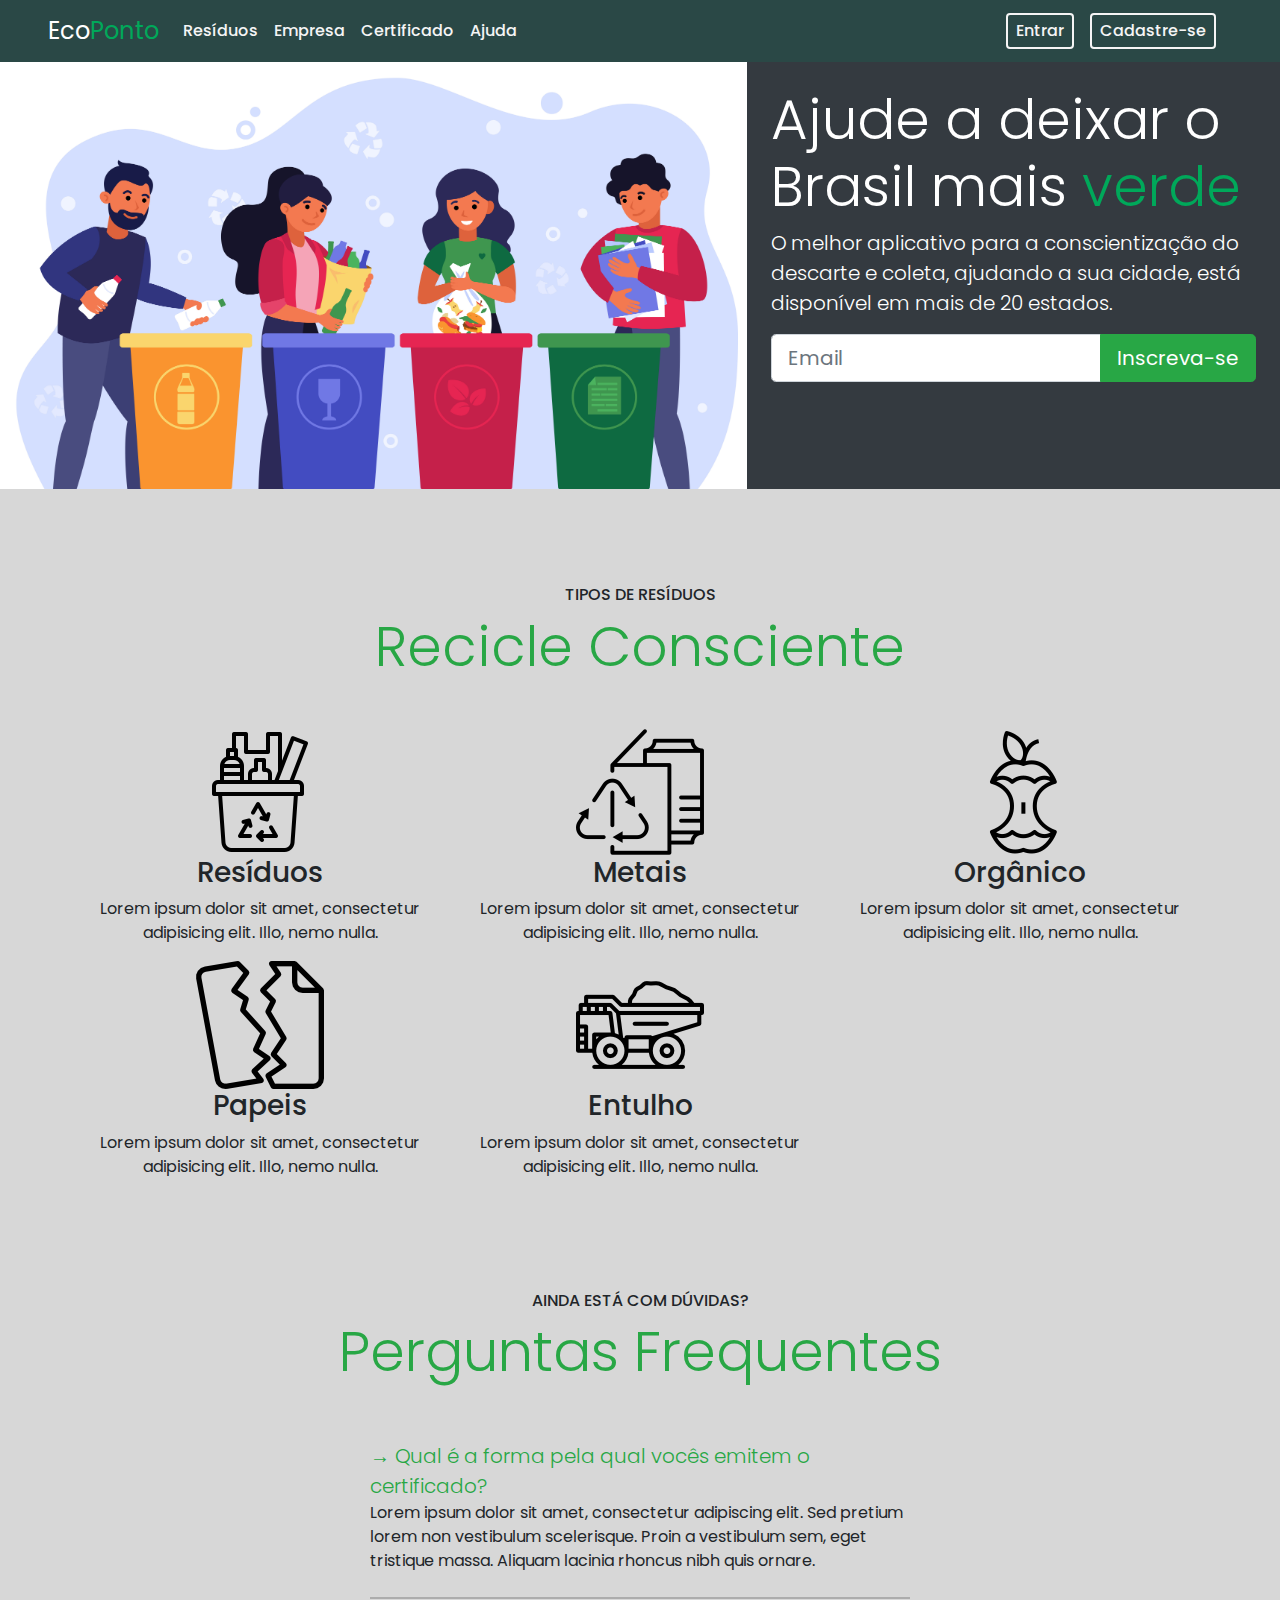
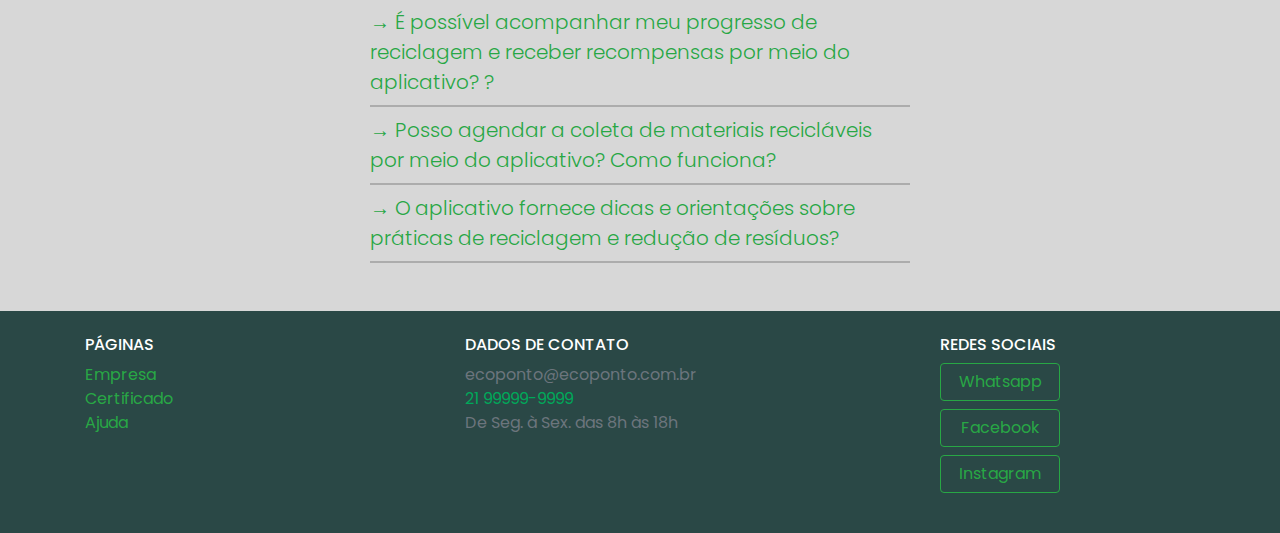
<file: index.html>
<!DOCTYPE html>
<html lang="pt-br">

<head>
  <!-- Meta tags Obrigatórias -->
  <meta charset="utf-8">
  <meta name="viewport" content="width=device-width, initial-scale=1, shrink-to-fit=no">

  <!-- Bootstrap CSS -->
  <link rel="stylesheet" href="./css/bootstrap.min.css">

  <!-- MEU CSS -->
  <link rel="stylesheet" href="./css/style.css">
  <title>Eco Ponto</title>
</head>

<body>

  <!-- Modal -->
  <div class="modal fade" id="modalLogin" tabindex="-1" role="dialog" aria-labelledby="modalLoginTitulo" aria-hidden="true">
    <div class="modal-dialog " role="document">
      <div class="modal-content">
        <div class="modal-header">
          <h5 class="modal-title cor-ponto" id="modalLoginTitulo">Entre na Sua Conta</h5>
          <button type="button" class="close" data-dismiss="modal" aria-label="Close">
            <span aria-hidden="true">&times;</span>
          </button>
        </div>
        <div class="modal-body">
          <form>
            <div class="form-group">
              <label for="loginEmail" class="cor-ponto">Email</label>
              <input type="email" class="form-control" id="loginEmail">
            </div>
            <div class="form-group">
              <label for="loginSenha" class="cor-ponto">Senha</label>
              <input type="password" class="form-control" id="loginSenha">
            </div>
            <button type="submit" class="btn btn-success">Entrar na Conta</button>
            <small class="form-text text-muted">Esqueceu a senha? <a href="#" class="cor-ponto">Clique aqui</a>.</small>
          </form>
        </div>
      </div>
    </div>
  </div>
  <!-- fim Modal -->
  <nav class="navbar navbar-expand-md navbar-dark  col-12 fixed-top px-5">
    <a href="index.html" class="navbar-brand logo">
      Eco<span class="cor-ponto">Ponto</span>
    </a>

    <button class="navbar-toggler" type="button" data-toggle="collapse" data-target="#conteudoNavbarSuportado" aria-controls="conteudoNavbarSuportado" aria-expanded="false" aria-label="Alterna navegação">
      <span class="navbar-toggler-icon"></span>
    </button>

    <div class="collapse navbar-collapse" id="conteudoNavbarSuportado">
      <ul class="navbar-nav mr-auto">
        <li class="nav-item active">
          <a class="nav-link btn-link"" href=" #residuos">Resíduos <span class="sr-only">(página atual)</span></a>
        </li>
        <li class="nav-item">
          <a class="nav-link btn-link" href="#">Empresa</a>
        </li>
        <li class="nav-item">
          <a class="nav-link btn-link"" href=" #">Certificado</a>
        </li>
        <li class="nav-item">
          <a class="nav-link btn-link"" href=" #">Ajuda</a>
        </li>


      </ul>
      <ul class=" navbar-nav   btn-header">
        <li class="nav-item my-lg-0 my-2 mr-3"><a class="btn btn-outline-success px-2 py-1 nav-link  " data-toggle="modal" data-target="#modalLogin">Entrar</a></li>
        <li class="nav-item my-lg-0 my-2 mr-3"><a class="btn btn-outline-success px-2 py-1 btn-header2 nav-link  " type="submit" href="./cadastro.html">Cadastre-se</a></li>
      </ul>
    </div>
  </nav>
  <section class="container-fluid">
    <div class="row bg-dark">
      <div class="col-lg-7 p-0">
        <img src="./img/9652124_7934.jpg" class="img-fluid" alt="Imagem responsiva">
      </div>
      <div class="col-lg-5  texto text-white p-4">
        <h1 class="display-4">Ajude a deixar o Brasil mais <span class="cor-ponto">verde</span></h1>
        <p class="lead">O melhor aplicativo para a conscientização do descarte e coleta, ajudando a sua cidade, está disponível em mais de 20 estados.</p>
        <form action="">
          <div class="input-group input-group-lg">
            <input type="text" class="form-control" placeholder="Email" aria-label="Email">
            <span class="input-group-append">
              <button class="btn btn-lg  btn-success" type="button">Inscreva-se</button>
            </span>
          </div>
        </form>
      </div>
    </div>
  </section>
  <section class="py-5 bg-ligth text-center">
    <div class="container">
      <div class="my-5">
        <span class="h6 d-block ">TIPOS DE RESÍDUOS</span>
        <h2 class="display-4 text-success" id="residuos">Recicle Consciente</h2>
      </div>

      <div class="row">
        <div class="col-xl-4 col-md-6">
          <img src="./img/reciclar.png" alt="Resíduos">
          <h3>Resíduos</h3>
          <p>Lorem ipsum dolor sit amet, consectetur adipisicing elit. Illo, nemo nulla.</p>
        </div>
        <div class="col-xl-4 col-md-6">
          <img src="./img/reciclagem-de-metais.png" alt="reciclagem-de-metais">
          <h3>Metais</h3>
          <p>Lorem ipsum dolor sit amet, consectetur adipisicing elit. Illo, nemo nulla.</p>
        </div>
        <div class="col-xl-4 col-md-6">
          <img src="./img/maca.png" alt="orgânicos">
          <h3>Orgânico</h3>
          <p>Lorem ipsum dolor sit amet, consectetur adipisicing elit. Illo, nemo nulla.</p>
        </div>
        <div class="col-xl-4 col-md-6">
          <img src="./img/papel.png" alt="papeis">
          <h3>Papeis</h3>
          <p>Lorem ipsum dolor sit amet, consectetur adipisicing elit. Illo, nemo nulla.</p>
        </div>
        <div class="col-xl-4 col-md-6">
          <img src="./img/dump-truck.png" alt="entulho">
          <h3>Entulho</h3>
          <p>Lorem ipsum dolor sit amet, consectetur adipisicing elit. Illo, nemo nulla.</p>
        </div>
      </div>
    </div>

  </section>
  <section class="container">
    <div class="my-5 text-center">
      <span class="h6 d-block ">AINDA ESTÁ COM DÚVIDAS?</span>
      <h2 class="display-4 text-success" id="residuos">Perguntas Frequentes</h2>
    </div>
    <div class="row justify-content-center">
      <div class="col-6" id="perguntasFrequentes" data-children=".pergunta">
        <div class="pergunta py-2">
          <a href="#pergunta1" class="text-success lead" data-toggle="collapse" aria-expanded="true" aria-controls="pergunta1">→ Qual é a forma pela qual vocês emitem o certificado?</a>
          <div id="pergunta1" class="collapse show" data-parent="#perguntasFrequentes" role="tabpanel">
            <p>Lorem ipsum dolor sit amet, consectetur adipiscing elit. Sed pretium lorem non vestibulum scelerisque. Proin a vestibulum sem, eget tristique massa. Aliquam lacinia rhoncus nibh quis ornare.</p>
          </div>
        </div>
        <div class="pergunta py-2"">
          <a href=" #pergunta2" class="text-success lead" data-toggle="collapse" aria-expanded="true" aria-controls="pergunta2">→ É possível acompanhar meu progresso de reciclagem e receber recompensas por meio do aplicativo? ?</a>
          <div id="pergunta2" class="collapse" role="tabpanel" data-parent="#perguntasFrequentes">
            <p>Lorem ipsum dolor sit amet, consectetur adipiscing elit. Sed pretium lorem non vestibulum scelerisque. Proin a vestibulum sem, eget tristique massa. Aliquam lacinia rhoncus nibh quis ornare.</p>
          </div>
        </div>
        <div class="pergunta py-2"">
          <a href=" #pergunta3" class="text-success lead" data-toggle="collapse" aria-expanded="true" aria-controls="pergunta3">→ Posso agendar a coleta de materiais recicláveis por meio do aplicativo? Como funciona? </a>
          <div id="pergunta3" class="collapse" role="tabpanel" data-parent="#perguntasFrequentes">
            <p>Lorem ipsum dolor sit amet, consectetur adipiscing elit. Sed pretium lorem non vestibulum scelerisque. Proin a vestibulum sem, eget tristique massa. Aliquam lacinia rhoncus nibh quis ornare.</p>
          </div>
        </div>
        <div class="pergunta py-2"">
          <a href=" #pergunta4" class="text-success lead" data-toggle="collapse" aria-expanded="true" aria-controls="pergunta4">→ O aplicativo fornece dicas e orientações sobre práticas de reciclagem e redução de resíduos?</a>
          <div id="pergunta4" class="collapse" role="tabpanel" data-parent="#perguntasFrequentes">
            <p>Lorem ipsum dolor sit amet, consectetur adipiscing elit. Sed pretium lorem non vestibulum scelerisque. Proin a vestibulum sem, eget tristique massa. Aliquam lacinia rhoncus nibh quis ornare.</p>
          </div>
        </div>


      </div>

    </div>
  </section>
  <footer class="text-white mt-5">
    <div class="container py-4">
      <div class="row">
        <div class="col-md-4">
          <h4 class="h6">PÁGINAS</h4>
          <ul class="list-unstyled">
            <li><a href="#" class="text-success">Empresa</a></li>
            <li><a href="#" class="text-success">Certificado</a></li>
            <li><a href="#" class="text-success">Ajuda</a></li>
          </ul>
        </div>
        <div class="col-md-5">
          <h4 class="h6">DADOS DE CONTATO</h4>
          <ul class="list-unstyled text-secondary">
            <li>ecoponto@ecoponto.com.br</li>
            <li class="cor-ponto">21 99999-9999</li>
            <li>De Seg. à Sex. das 8h às 18h</li>
          </ul>
        </div>
        <div class="col-md-3">
          <h4 class="h6">REDES SOCIAIS</h4>
          <ul class="list-unstyled">
            <li><a class="btn btn-outline-success mb-2 d-block" href="#" style="max-width: 120px;">Whatsapp</a></li>
            <li><a a class="btn btn-outline-success mb-2 d-block" href="#" style="max-width: 120px;">Facebook</a></li>
            <li><a a class="btn btn-outline-success mb-2 d-block" href="#" style="max-width: 120px;">Instagram</a></li>

          </ul>
        </div>

      </div>
    </div>
  </footer>






























  <!-- JavaScript (Opcional) -->
  <!-- jQuery primeiro, depois Popper.js, depois Bootstrap JS -->
  <script src="https://code.jquery.com/jquery-3.3.1.slim.min.js" integrity="sha384-q8i/X+965DzO0rT7abK41JStQIAqVgRVzpbzo5smXKp4YfRvH+8abtTE1Pi6jizo" crossorigin="anonymous"></script>
  <script src="https://cdnjs.cloudflare.com/ajax/libs/popper.js/1.14.3/umd/popper.min.js" integrity="sha384-ZMP7rVo3mIykV+2+9J3UJ46jBk0WLaUAdn689aCwoqbBJiSnjAK/l8WvCWPIPm49" crossorigin="anonymous"></script>
  <script src="./js/bootstrap.min.js"></script>
</body>

</html>
</file>
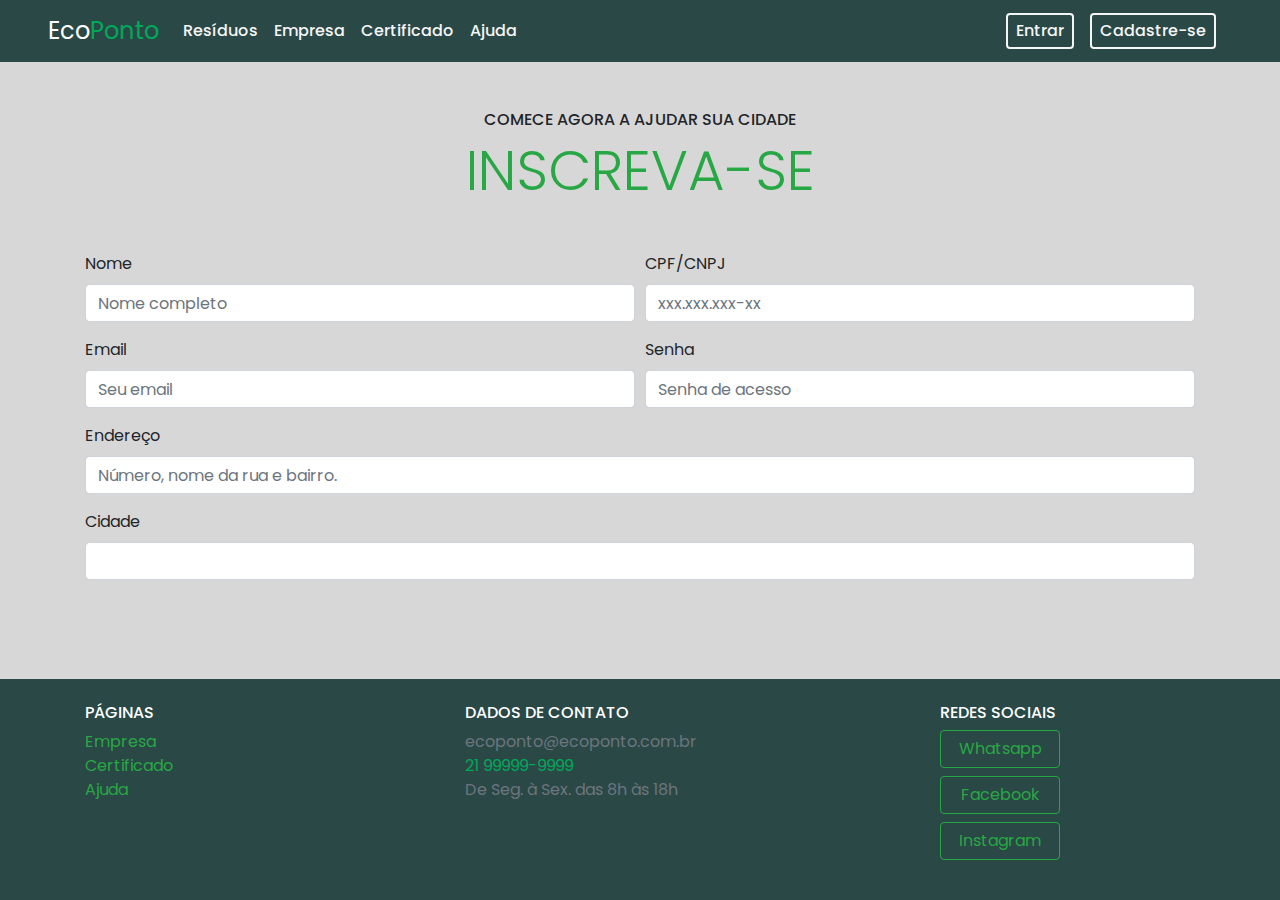
<file: cadastro.html>
<!DOCTYPE html>
<html lang="pt-br">

<head>
  <!-- Meta tags Obrigatórias -->
  <meta charset="utf-8">
  <meta name="viewport" content="width=device-width, initial-scale=1, shrink-to-fit=no">

  <!-- Bootstrap CSS -->
  <link rel="stylesheet" href="./css/bootstrap.min.css">

  <!-- MEU CSS -->
  <link rel="stylesheet" href="./css/style.css">
  <title>Cadastro</title>
</head>

<body>

  <!-- Modal -->
  <div class="modal fade" id="modalLogin" tabindex="-1" role="dialog" aria-labelledby="modalLoginTitulo" aria-hidden="true">
    <div class="modal-dialog " role="document">
      <div class="modal-content">
        <div class="modal-header">
          <h5 class="modal-title cor-ponto" id="modalLoginTitulo">Entre na Sua Conta</h5>
          <button type="button" class="close" data-dismiss="modal" aria-label="Close">
            <span aria-hidden="true">&times;</span>
          </button>
        </div>
        <div class="modal-body">
          <form>
            <div class="form-group">
              <label for="loginEmail" class="cor-ponto">Email</label>
              <input type="email" class="form-control" id="loginEmail">
            </div>
            <div class="form-group">
              <label for="loginSenha" class="cor-ponto">Senha</label>
              <input type="password" class="form-control" id="loginSenha">
            </div>
            <button type="submit" class="btn btn-success">Entrar na Conta</button>
            <small class="form-text text-muted">Esqueceu a senha? <a href="#" class="cor-ponto">Clique aqui</a>.</small>
          </form>
        </div>
      </div>
    </div>
  </div>
  <!-- fim Modal -->
  <nav class="navbar navbar-expand-md navbar-dark  col-12 fixed-top px-5">
    <a href="index.html" class="navbar-brand logo">
      Eco<span class="cor-ponto">Ponto</span>
    </a>

    <button class="navbar-toggler" type="button" data-toggle="collapse" data-target="#conteudoNavbarSuportado" aria-controls="conteudoNavbarSuportado" aria-expanded="false" aria-label="Alterna navegação">
      <span class="navbar-toggler-icon"></span>
    </button>

    <div class="collapse navbar-collapse" id="conteudoNavbarSuportado">
      <ul class="navbar-nav mr-auto">
        <li class="nav-item active">
          <a class="nav-link btn-link"" href=" #residuos">Resíduos <span class="sr-only">(página atual)</span></a>
        </li>
        <li class="nav-item">
          <a class="nav-link btn-link" href="#">Empresa</a>
        </li>
        <li class="nav-item">
          <a class="nav-link btn-link"" href=" #">Certificado</a>
        </li>
        <li class="nav-item">
          <a class="nav-link btn-link"" href=" #">Ajuda</a>
        </li>


      </ul>
      <ul class=" navbar-nav   btn-header">
        <li class="nav-item my-lg-0 my-2 mr-3"><a class="btn btn-outline-success px-2 py-1 nav-link  " data-toggle="modal" data-target="#modalLogin">Entrar</a></li>
        <li class="nav-item my-lg-0 my-2 mr-3"><a class="btn btn-outline-success px-2 py-1 btn-header2 nav-link  " type="submit">Cadastre-se</a></li>
      </ul>
    </div>
  </nav>
  <section class="container ">
    <div class="my-5 text-center">
      <span class="h6 d-block">COMECE AGORA A AJUDAR SUA CIDADE</span>
      <h1 class="display-4 text-success">INSCREVA-SE</h1>
    </div>
    <div class="row">
      <form class="col-lg-12" action="">
        <div class="form-row">
          <div class="form-group col-md-6">
            <label for="inputNome">Nome</label>
            <input type="text" class="form-control" id="inputNome" placeholder="Nome completo">
          </div>
          <div class="form-group col-md-6">
            <label for="inputCPF">CPF/CNPJ</label>
            <input type="text" class="form-control" id="inputCPF" placeholder="xxx.xxx.xxx-xx">
          </div>
          <div class="form-group col-md-6">
            <label for="inputEmail">Email</label>
            <input type="email" class="form-control" id="inputEmail" placeholder="Seu email">
          </div>
          <div class="form-group col-md-6">
            <label for="inputSenha">Senha</label>
            <input type="password" class="form-control" id="inputSenha" placeholder="Senha de acesso">
          </div>
          <div class="form-group col-12">
            <label for="inputEndereco">Endereço</label>
            <input type="text" class="form-control" id="inputEndereco" placeholder="Número, nome da rua e bairro.">
          </div>
          <div class="form-group col-12">
            <label for="inputCidade">Cidade</label>
            <input type="text" class="form-control" id="inputCidade">
          </div>
        </div>
      </form>
    </div>
  </section>
  <footer class="text-white mt-5 fixed-bottom">
    <div class="container py-4">
      <div class="row">
        <div class="col-md-4">
          <h4 class="h6">PÁGINAS</h4>
          <ul class="list-unstyled">
            <li><a href="#" class="text-success">Empresa</a></li>
            <li><a href="#" class="text-success">Certificado</a></li>
            <li><a href="#" class="text-success">Ajuda</a></li>
          </ul>
        </div>
        <div class="col-md-5">
          <h4 class="h6">DADOS DE CONTATO</h4>
          <ul class="list-unstyled text-secondary">
            <li>ecoponto@ecoponto.com.br</li>
            <li class="cor-ponto">21 99999-9999</li>
            <li>De Seg. à Sex. das 8h às 18h</li>
          </ul>
        </div>
        <div class="col-md-3">
          <h4 class="h6">REDES SOCIAIS</h4>
          <ul class="list-unstyled">
            <li><a class="btn btn-outline-success mb-2 d-block" href="#" style="max-width: 120px;">Whatsapp</a></li>
            <li><a a class="btn btn-outline-success mb-2 d-block" href="#" style="max-width: 120px;">Facebook</a></li>
            <li><a a class="btn btn-outline-success mb-2 d-block" href="#" style="max-width: 120px;">Instagram</a></li>

          </ul>
        </div>

      </div>
    </div>
  </footer>










  <!-- JavaScript (Opcional) -->
  <!-- jQuery primeiro, depois Popper.js, depois Bootstrap JS -->
  <script src="https://code.jquery.com/jquery-3.3.1.slim.min.js" integrity="sha384-q8i/X+965DzO0rT7abK41JStQIAqVgRVzpbzo5smXKp4YfRvH+8abtTE1Pi6jizo" crossorigin="anonymous"></script>
  <script src="https://cdnjs.cloudflare.com/ajax/libs/popper.js/1.14.3/umd/popper.min.js" integrity="sha384-ZMP7rVo3mIykV+2+9J3UJ46jBk0WLaUAdn689aCwoqbBJiSnjAK/l8WvCWPIPm49" crossorigin="anonymous"></script>
  <script src="./js/bootstrap.min.js"></script>
</body>

</html>
</file>
<file: css/style.css>
@import url("https://fonts.googleapis.com/css2?family=Poppins:wght@300;400;500;600;700&display=swap");
* {
  font-family: "Poppins", sans-serif;
}
body {
  padding-top: 62px;
  background-color: #d7d7d7;
}
.cor-ponto {
  color: #00a85a;
}

.logo {
  font-size: 1.5rem;
}
.btn-header a {
  color: #f5f5f5 !important;
  background-color: #2a4846;
  font-weight: 500;
  border: 2px solid #f5f5f5;
}

.btn-header button:hover {
  background-color: #00a85a;
}

.navbar {
  background-color: #2a4846;
}

.btn-link {
  font-weight: 500;
  color: #f5f5f5 !important;
}

.btn-link:hover {
  color: #00a85a !important;
}

.navbar-toggler:hover {
  border: 2px solid #f5f5f5;
}

.back-modal {
  background-color: #2a4846 !important;
}
/* fim do header */
.pergunta {
  border-bottom: 2px solid rgba(0, 0, 0, 0.2);
}

footer {
  background-color: #2a4846;
}

@media (max-width: 767px) {
  body {
    padding-top: 0px;
  }
  .fixed-top {
    position: relative;
  }
}
</file>
